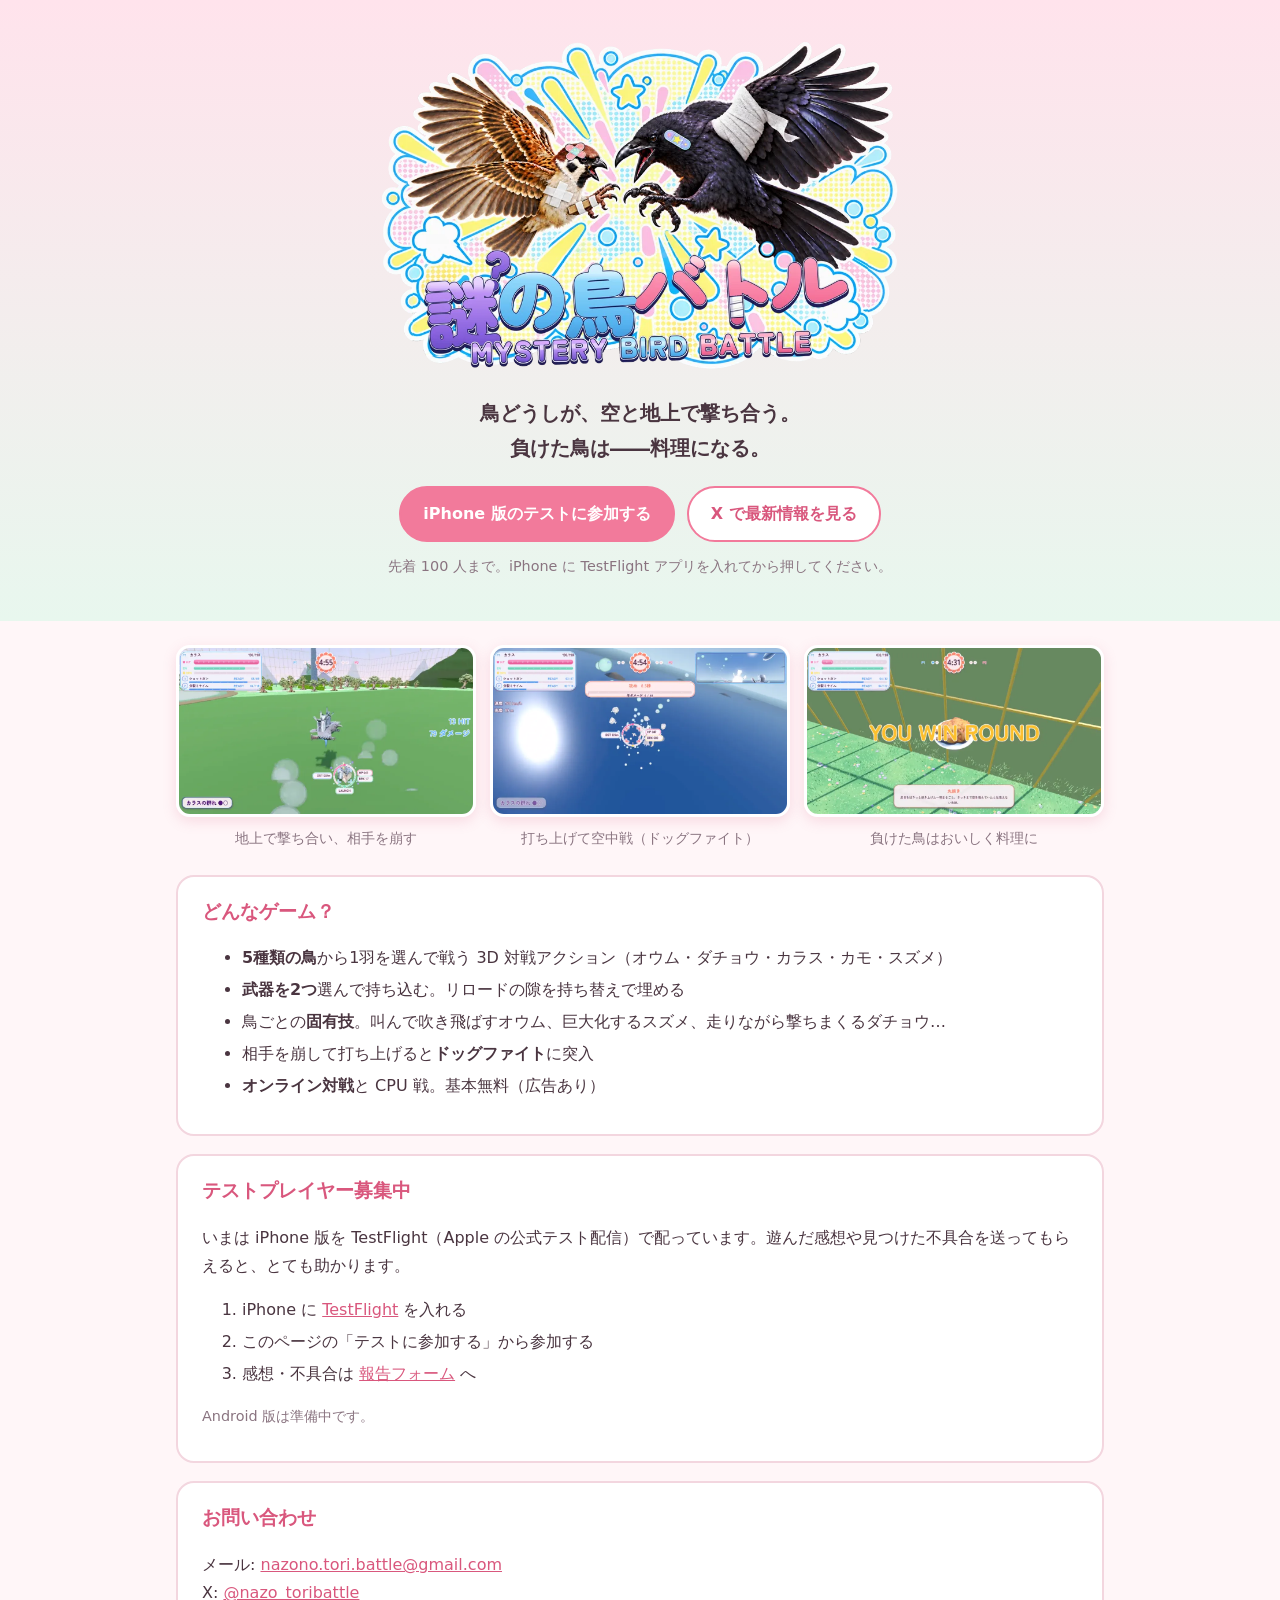
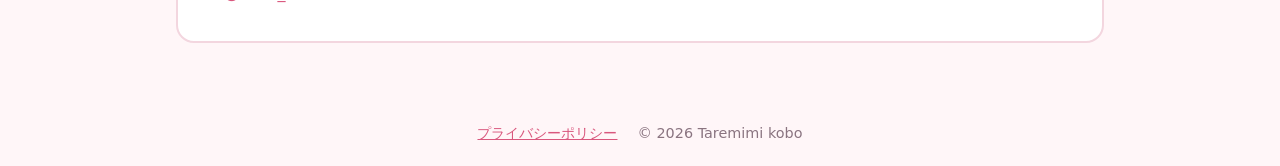
<file: index.html>
<!DOCTYPE html>
<html lang="ja">
<head>
<meta charset="utf-8">
<meta name="viewport" content="width=device-width, initial-scale=1">
<title>謎の鳥バトル | TORI BATTLE</title>
<meta name="description" content="鳥どうしが空と地上で撃ち合う3D対戦ゲーム。負けた鳥は料理になる。iPhone 版テストプレイヤー募集中。">
<meta property="og:title" content="謎の鳥バトル | TORI BATTLE">
<meta property="og:description" content="鳥どうしが空と地上で撃ち合う3D対戦ゲーム。負けた鳥は料理になる。">
<meta property="og:image" content="https://taotao7gogo88.github.io/toribattle/img/og.jpg">
<meta name="twitter:card" content="summary_large_image">
<link rel="icon" href="img/favicon.png">
<link rel="stylesheet" href="style.css">
</head>
<body>
<header class="hero">
  <img class="logo" src="img/logo.webp" alt="謎の鳥バトル">
  <p class="catch">鳥どうしが、空と地上で撃ち合う。<br>負けた鳥は――料理になる。</p>
  <div class="buttons">
    <a class="btn primary" id="join" href="https://testflight.apple.com/join/7duTyjDa">iPhone 版のテストに参加する</a>
    <a class="btn" href="https://x.com/nazo_toribattle">X で最新情報を見る</a>
  </div>
  <p class="note" id="join-note">先着 100 人まで。iPhone に TestFlight アプリを入れてから押してください。</p>
</header>

<main>
  <section class="shots">
    <figure><img src="img/shot_ground.webp" alt="地上での撃ち合い" loading="lazy"><figcaption>地上で撃ち合い、相手を崩す</figcaption></figure>
    <figure><img src="img/shot_dogfight.webp" alt="空中のドッグファイト" loading="lazy"><figcaption>打ち上げて空中戦（ドッグファイト）</figcaption></figure>
    <figure><img src="img/shot_win.webp" alt="勝利すると相手が料理に" loading="lazy"><figcaption>負けた鳥はおいしく料理に</figcaption></figure>
  </section>

  <section class="card">
    <h2>どんなゲーム？</h2>
    <ul>
      <li><b>5種類の鳥</b>から1羽を選んで戦う 3D 対戦アクション（オウム・ダチョウ・カラス・カモ・スズメ）</li>
      <li><b>武器を2つ</b>選んで持ち込む。リロードの隙を持ち替えで埋める</li>
      <li>鳥ごとの<b>固有技</b>。叫んで吹き飛ばすオウム、巨大化するスズメ、走りながら撃ちまくるダチョウ…</li>
      <li>相手を崩して打ち上げると<b>ドッグファイト</b>に突入</li>
      <li><b>オンライン対戦</b>と CPU 戦。基本無料（広告あり）</li>
    </ul>
  </section>

  <section class="card">
    <h2>テストプレイヤー募集中</h2>
    <p>いまは iPhone 版を TestFlight（Apple の公式テスト配信）で配っています。遊んだ感想や見つけた不具合を送ってもらえると、とても助かります。</p>
    <ol>
      <li>iPhone に <a href="https://apps.apple.com/jp/app/testflight/id899247664">TestFlight</a> を入れる</li>
      <li>このページの「テストに参加する」から参加する</li>
      <li>感想・不具合は <a href="https://forms.gle/ZGzUf5Z7YxshsKNG9">報告フォーム</a> へ</li>
    </ol>
    <p class="small">Android 版は準備中です。</p>
  </section>

  <section class="card">
    <h2>お問い合わせ</h2>
    <p>メール: <a href="mailto:nazono.tori.battle@gmail.com">nazono.tori.battle@gmail.com</a><br>
    X: <a href="https://x.com/nazo_toribattle">@nazo_toribattle</a></p>
  </section>
</main>

<footer>
  <a href="privacy.html">プライバシーポリシー</a>
  <span>© 2026 Taremimi kobo</span>
</footer>
</body>
</html>
</file>
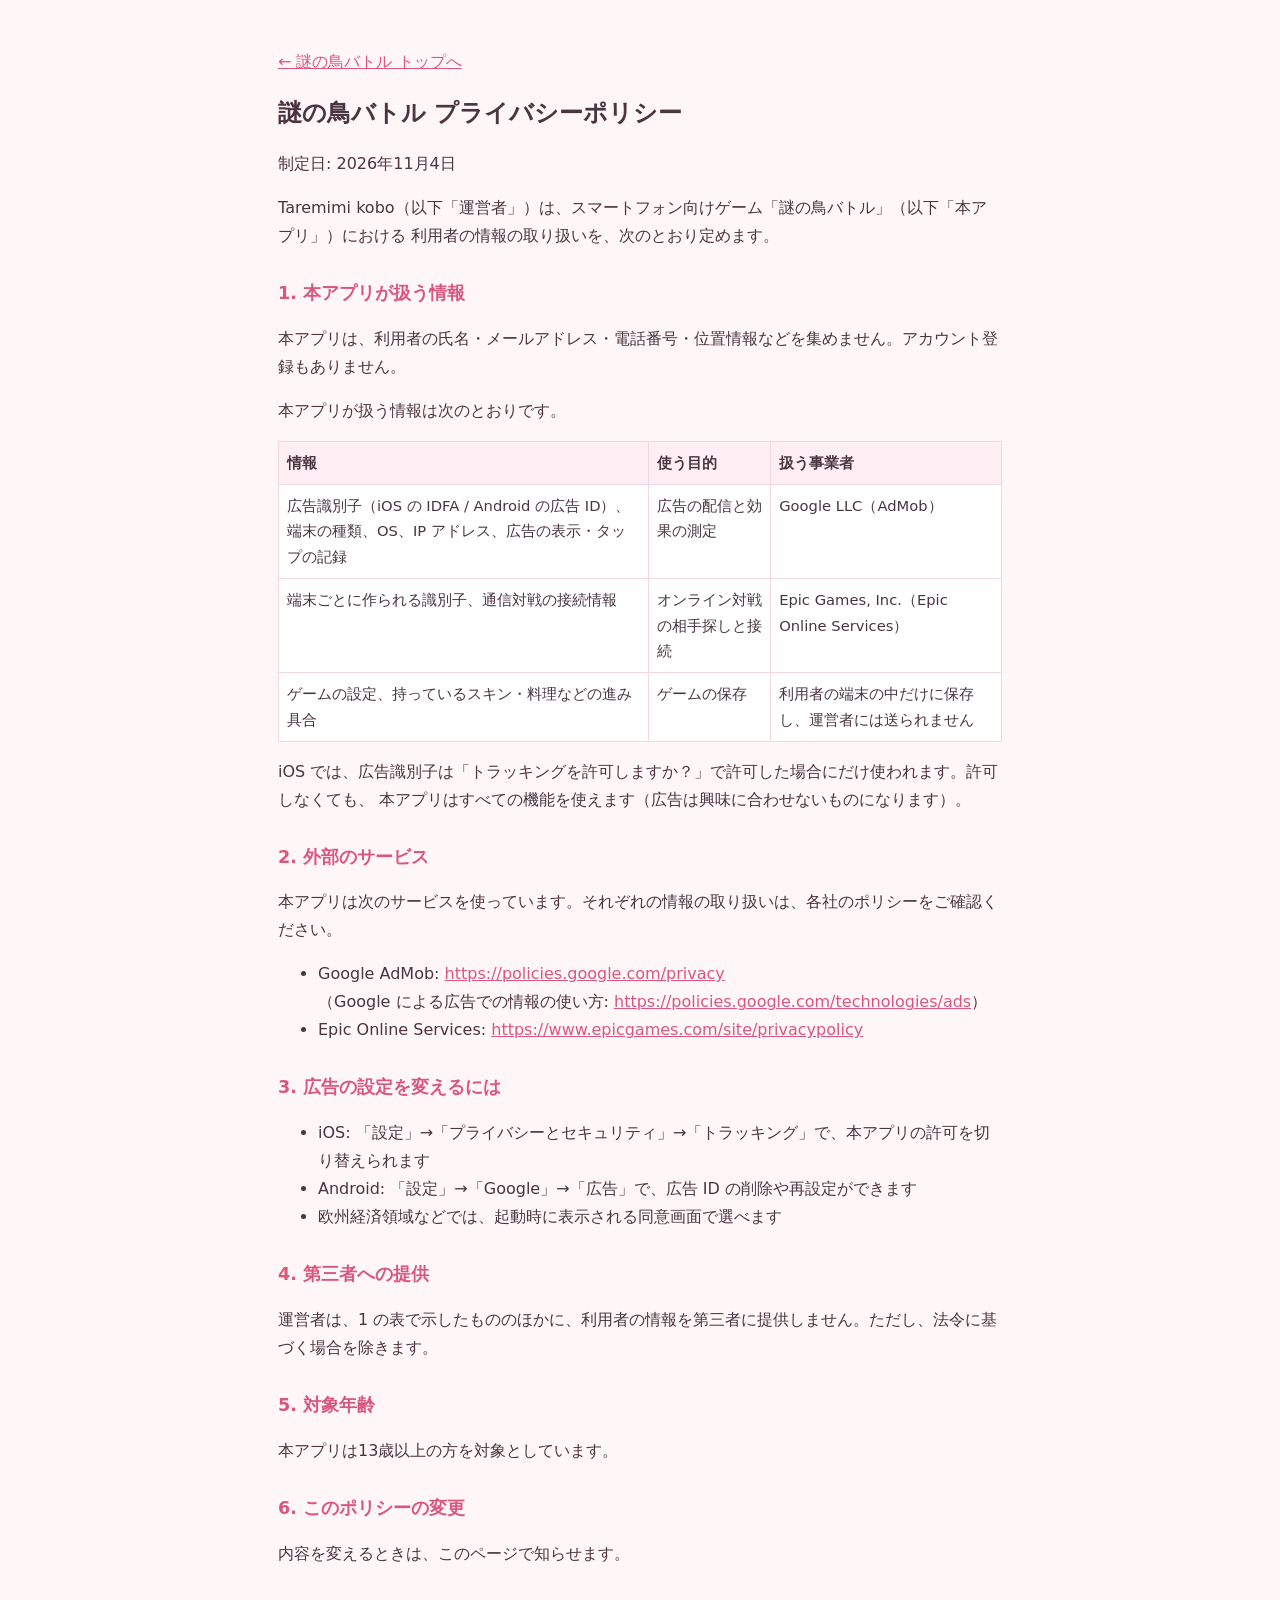
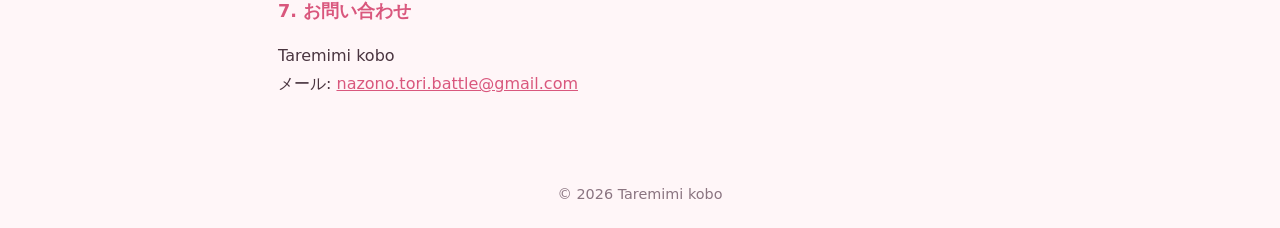
<file: privacy.html>
<!DOCTYPE html>
<html lang="ja">
<head>
<meta charset="utf-8">
<meta name="viewport" content="width=device-width, initial-scale=1">
<title>プライバシーポリシー | 謎の鳥バトル</title>
<link rel="icon" href="img/favicon.png">
<link rel="stylesheet" href="style.css">
</head>
<body>
<div class="policy">
<p><a href="./">← 謎の鳥バトル トップへ</a></p>
<h1>謎の鳥バトル プライバシーポリシー</h1>
<p>制定日: 2026年11月4日</p>

<p>Taremimi kobo（以下「運営者」）は、スマートフォン向けゲーム「謎の鳥バトル」（以下「本アプリ」）における
利用者の情報の取り扱いを、次のとおり定めます。</p>

<h2>1. 本アプリが扱う情報</h2>
<p>本アプリは、利用者の氏名・メールアドレス・電話番号・位置情報などを集めません。アカウント登録もありません。</p>
<p>本アプリが扱う情報は次のとおりです。</p>
<table>
  <tr><th>情報</th><th>使う目的</th><th>扱う事業者</th></tr>
  <tr><td>広告識別子（iOS の IDFA / Android の広告 ID）、端末の種類、OS、IP アドレス、広告の表示・タップの記録</td><td>広告の配信と効果の測定</td><td>Google LLC（AdMob）</td></tr>
  <tr><td>端末ごとに作られる識別子、通信対戦の接続情報</td><td>オンライン対戦の相手探しと接続</td><td>Epic Games, Inc.（Epic Online Services）</td></tr>
  <tr><td>ゲームの設定、持っているスキン・料理などの進み具合</td><td>ゲームの保存</td><td>利用者の端末の中だけに保存し、運営者には送られません</td></tr>
</table>
<p>iOS では、広告識別子は「トラッキングを許可しますか？」で許可した場合にだけ使われます。許可しなくても、
本アプリはすべての機能を使えます（広告は興味に合わせないものになります）。</p>

<h2>2. 外部のサービス</h2>
<p>本アプリは次のサービスを使っています。それぞれの情報の取り扱いは、各社のポリシーをご確認ください。</p>
<ul>
  <li>Google AdMob: <a href="https://policies.google.com/privacy">https://policies.google.com/privacy</a><br>
  （Google による広告での情報の使い方: <a href="https://policies.google.com/technologies/ads">https://policies.google.com/technologies/ads</a>）</li>
  <li>Epic Online Services: <a href="https://www.epicgames.com/site/privacypolicy">https://www.epicgames.com/site/privacypolicy</a></li>
</ul>

<h2>3. 広告の設定を変えるには</h2>
<ul>
  <li>iOS: 「設定」→「プライバシーとセキュリティ」→「トラッキング」で、本アプリの許可を切り替えられます</li>
  <li>Android: 「設定」→「Google」→「広告」で、広告 ID の削除や再設定ができます</li>
  <li>欧州経済領域などでは、起動時に表示される同意画面で選べます</li>
</ul>

<h2>4. 第三者への提供</h2>
<p>運営者は、1 の表で示したもののほかに、利用者の情報を第三者に提供しません。ただし、法令に基づく場合を除きます。</p>

<h2>5. 対象年齢</h2>
<p>本アプリは13歳以上の方を対象としています。</p>

<h2>6. このポリシーの変更</h2>
<p>内容を変えるときは、このページで知らせます。</p>

<h2>7. お問い合わせ</h2>
<p>Taremimi kobo<br>
メール: <a href="mailto:nazono.tori.battle@gmail.com">nazono.tori.battle@gmail.com</a></p>
</div>
<footer><span>© 2026 Taremimi kobo</span></footer>
</body>
</html>
</file>
<file: style.css>
:root {
  --bg: #fff6f8;
  --ink: #4a3540;
  --muted: #8a7480;
  --pink: #f27a9b;
  --pink-deep: #d9577d;
  --green: #7cc59a;
  --card: #ffffff;
  --line: #f3d6df;
}
* { box-sizing: border-box; }
body {
  margin: 0;
  background: var(--bg);
  color: var(--ink);
  font-family: "Hiragino Maru Gothic ProN", "Hiragino Sans", "Yu Gothic UI", "Meiryo", system-ui, sans-serif;
  line-height: 1.75;
}
a { color: var(--pink-deep); }
.hero {
  text-align: center;
  padding: 40px 20px 28px;
  background: linear-gradient(180deg, #ffe3ec 0%, #e8f7ee 100%);
}
.logo { width: min(520px, 90%); height: auto; }
.catch { font-size: 1.25rem; font-weight: 700; margin: 12px 0 20px; }
.buttons { display: flex; gap: 12px; justify-content: center; flex-wrap: wrap; }
.btn {
  display: inline-block;
  padding: 12px 22px;
  border-radius: 999px;
  border: 2px solid var(--pink);
  background: #fff;
  color: var(--pink-deep);
  font-weight: 700;
  text-decoration: none;
}
.btn.primary { background: var(--pink); color: #fff; }
.btn:hover { filter: brightness(1.05); }
.note { color: var(--muted); font-size: 0.9rem; margin-top: 12px; }
main { max-width: 960px; margin: 0 auto; padding: 24px 16px 40px; }
.shots {
  display: grid;
  grid-template-columns: repeat(auto-fit, minmax(260px, 1fr));
  gap: 14px;
  margin-bottom: 24px;
}
.shots figure { margin: 0; }
.shots img {
  width: 100%;
  height: auto;
  border-radius: 14px;
  border: 3px solid #fff;
  box-shadow: 0 4px 14px rgba(217, 87, 125, 0.18);
}
.shots figcaption { text-align: center; font-size: 0.9rem; color: var(--muted); }
.card {
  background: var(--card);
  border: 2px solid var(--line);
  border-radius: 18px;
  padding: 18px 24px;
  margin-bottom: 18px;
}
.card h2 { margin: 0 0 8px; font-size: 1.2rem; color: var(--pink-deep); }
.card li { margin: 4px 0; }
.small { font-size: 0.9rem; color: var(--muted); }
footer {
  text-align: center;
  padding: 20px;
  color: var(--muted);
  font-size: 0.9rem;
  display: flex;
  gap: 20px;
  justify-content: center;
  flex-wrap: wrap;
}
.policy { max-width: 760px; margin: 0 auto; padding: 32px 18px 48px; }
.policy h1 { font-size: 1.5rem; }
.policy h2 { font-size: 1.1rem; margin-top: 28px; color: var(--pink-deep); }
.policy table { width: 100%; border-collapse: collapse; font-size: 0.92rem; }
.policy th, .policy td { border: 1px solid var(--line); padding: 8px; text-align: left; vertical-align: top; background: #fff; }
.policy th { background: #ffeef3; }
</file>
